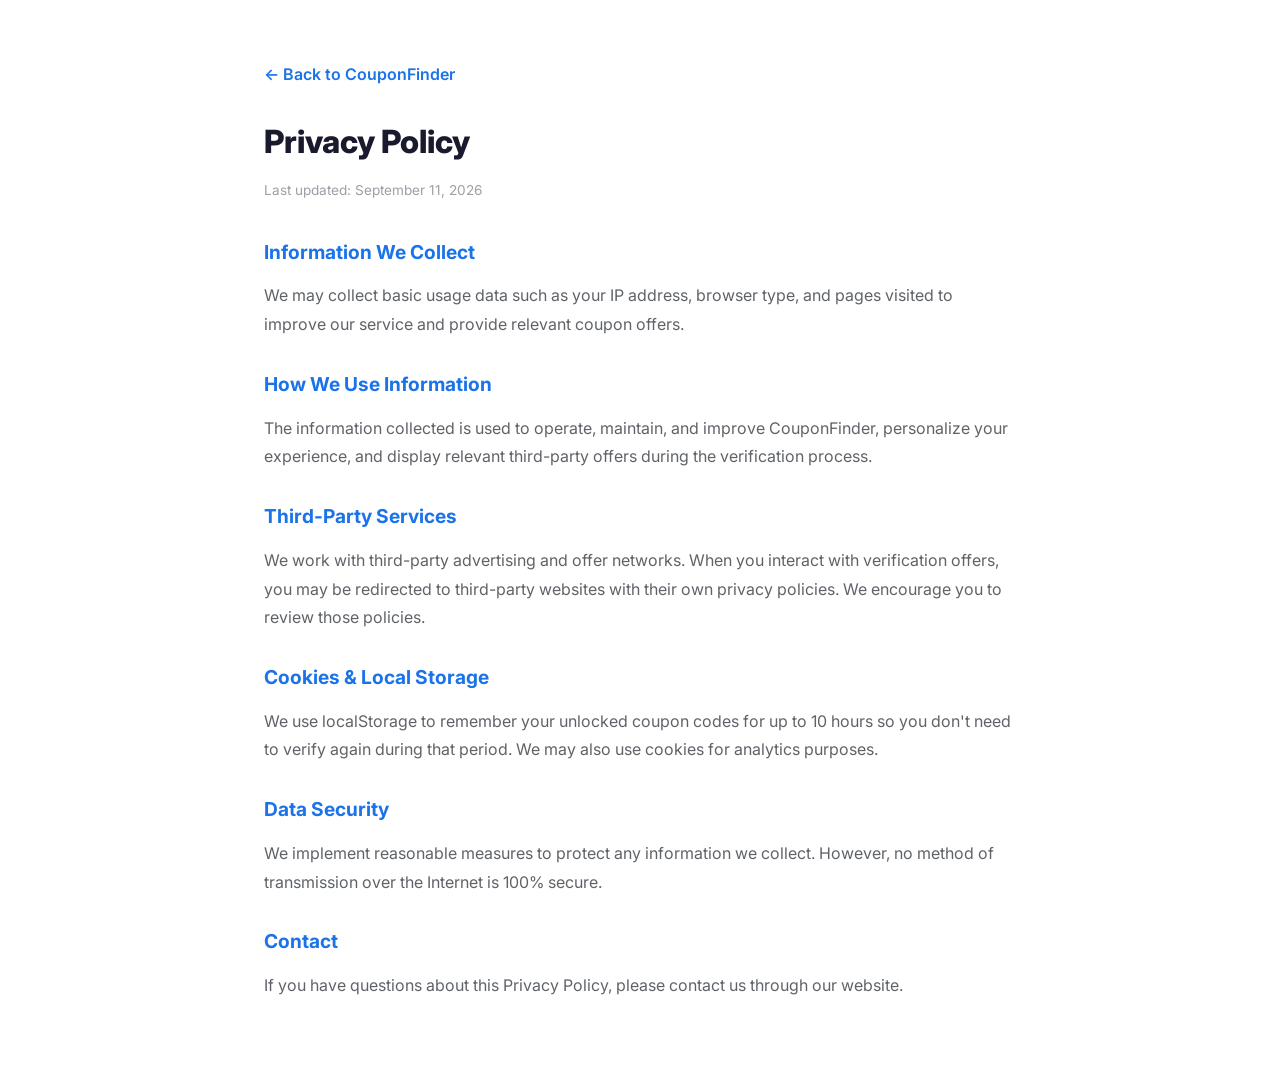
<file: privacy.html>
<!DOCTYPE html>
<html lang="en">
<head>
    <meta charset="UTF-8">
    <meta name="viewport" content="width=device-width, initial-scale=1.0">
    <title>Privacy Policy - CouponFinder</title>
    <meta name="description" content="CouponFinder privacy policy.">
    <meta name="robots" content="noindex">
    <link rel="icon" type="image/png" href="logo.png">
    <link rel="preconnect" href="https://fonts.googleapis.com">
    <link rel="preconnect" href="https://fonts.gstatic.com" crossorigin>
    <link href="https://fonts.googleapis.com/css2?family=Inter:wght@400;600;700&display=swap" rel="stylesheet">
    <style>
        * { margin: 0; padding: 0; box-sizing: border-box; }
        body { font-family: 'Inter', sans-serif; background: #fff; color: #1a1a2e; line-height: 1.8; padding: 60px 24px; max-width: 800px; margin: 0 auto; }
        h1 { font-size: 2rem; font-weight: 800; margin-bottom: 8px; }
        .date { color: #9aa0a6; font-size: 0.85rem; margin-bottom: 32px; }
        h2 { font-size: 1.2rem; font-weight: 700; margin: 28px 0 12px; color: #1a73e8; }
        p { margin-bottom: 16px; color: #5f6368; }
        a { color: #1a73e8; }
        .back { display: inline-block; margin-bottom: 24px; color: #1a73e8; text-decoration: none; font-weight: 600; }
        .back:hover { text-decoration: underline; }
    </style>
</head>
<body>
    <a href="/" class="back">← Back to CouponFinder</a>
    <h1>Privacy Policy</h1>
    <p class="date">Last updated: September 11, 2026</p>

    <h2>Information We Collect</h2>
    <p>We may collect basic usage data such as your IP address, browser type, and pages visited to improve our service and provide relevant coupon offers.</p>

    <h2>How We Use Information</h2>
    <p>The information collected is used to operate, maintain, and improve CouponFinder, personalize your experience, and display relevant third-party offers during the verification process.</p>

    <h2>Third-Party Services</h2>
    <p>We work with third-party advertising and offer networks. When you interact with verification offers, you may be redirected to third-party websites with their own privacy policies. We encourage you to review those policies.</p>

    <h2>Cookies & Local Storage</h2>
    <p>We use localStorage to remember your unlocked coupon codes for up to 10 hours so you don't need to verify again during that period. We may also use cookies for analytics purposes.</p>

    <h2>Data Security</h2>
    <p>We implement reasonable measures to protect any information we collect. However, no method of transmission over the Internet is 100% secure.</p>

    <h2>Contact</h2>
    <p>If you have questions about this Privacy Policy, please contact us through our website.</p>
</body>
</html>
</file>
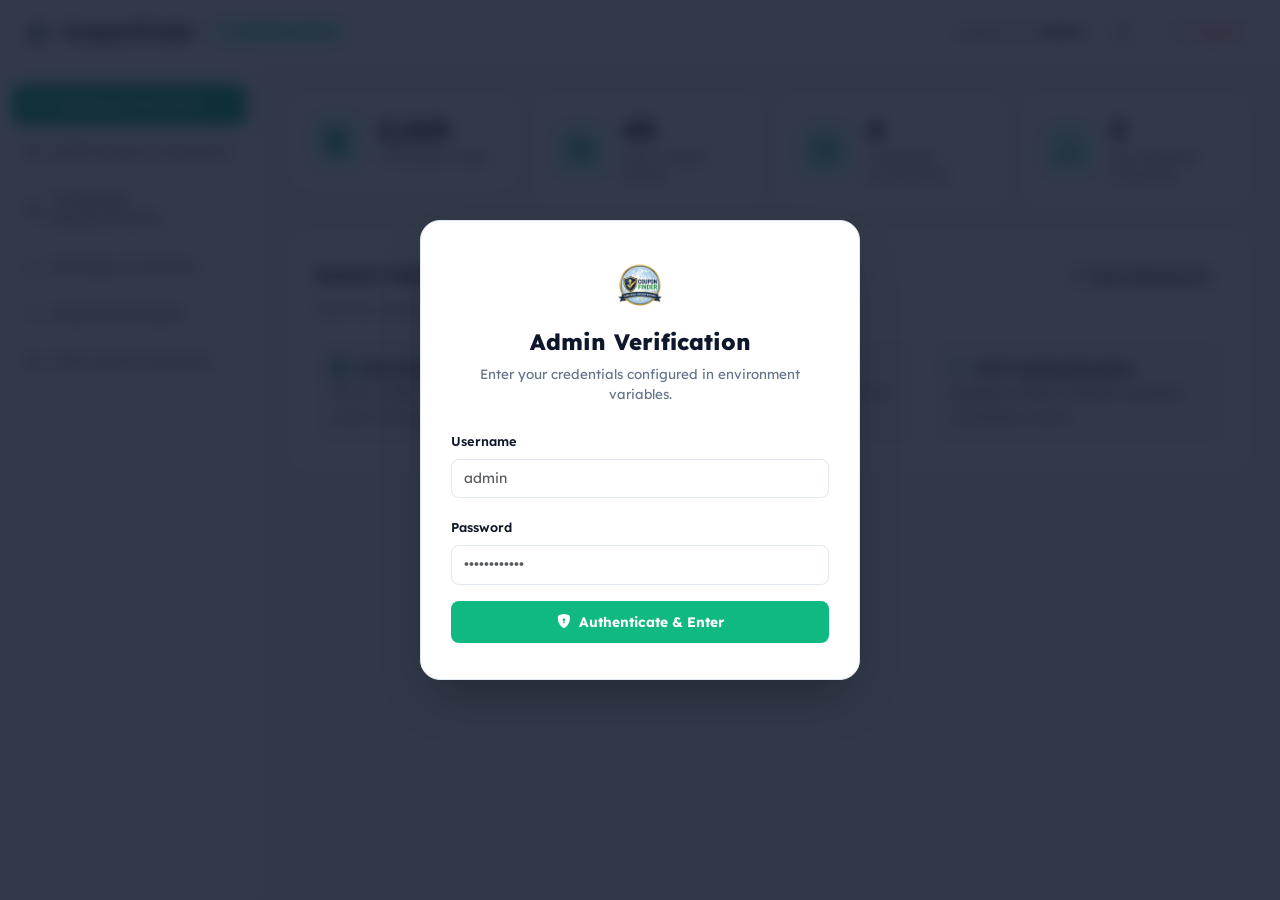
<file: secretadmin2026here.html>
<!DOCTYPE html>
<html lang="en" data-theme="light">
<head>
    <meta charset="UTF-8">
    <meta name="viewport" content="width=device-width, initial-scale=1.0">
    <title>Admin Dashboard - CouponFinder</title>
    <meta name="robots" content="noindex, nofollow">
    <link rel="icon" type="image/png" href="logo.png">

    <!-- Fonts & CSS -->
    <link rel="preconnect" href="https://fonts.googleapis.com">
    <link rel="preconnect" href="https://fonts.gstatic.com" crossorigin>
    <link href="https://fonts.googleapis.com/css2?family=Lexend:wght@300;400;500;600;700;800&display=swap" rel="stylesheet">
    <link href="https://cdn.jsdelivr.net/npm/bootstrap@5.3.2/dist/css/bootstrap.min.css" rel="stylesheet">
    <link href="https://cdn.jsdelivr.net/npm/bootstrap-icons@1.11.3/font/bootstrap-icons.min.css" rel="stylesheet">

    <style>
        :root {
            --accent: #10b981;
            --accent-hover: #059669;
            --accent-light: #d1fae5;
            --bg: #f8fafc;
            --surface: #ffffff;
            --border: #e2e8f0;
            --text-main: #0f172a;
            --text-muted: #64748b;
            --sidebar-width: 260px;
        }

        [data-theme="dark"] {
            --bg: #0b1120;
            --surface: #1e293b;
            --border: #334155;
            --text-main: #f8fafc;
            --text-muted: #94a3b8;
            --accent-light: rgba(16, 185, 129, 0.15);
        }

        body {
            font-family: 'Lexend', -apple-system, BlinkMacSystemFont, sans-serif;
            background: var(--bg);
            color: var(--text-main);
            margin: 0;
            padding: 0;
            min-height: 100vh;
        }

        /* Top Bar */
        .admin-topbar {
            height: 64px;
            background: var(--surface);
            border-bottom: 1px solid var(--border);
            display: flex;
            align-items: center;
            justify-content: space-between;
            padding: 0 24px;
            position: sticky;
            top: 0;
            z-index: 100;
        }

        .admin-brand {
            display: flex;
            align-items: center;
            gap: 10px;
            font-weight: 800;
            font-size: 1.15rem;
            color: var(--text-main);
            text-decoration: none;
        }

        .admin-badge {
            background: var(--accent-light);
            color: var(--accent);
            padding: 3px 8px;
            border-radius: 6px;
            font-size: 0.72rem;
            font-weight: 700;
            letter-spacing: 0.5px;
        }

        /* Layout */
        .admin-wrapper {
            display: flex;
            min-height: calc(100vh - 64px);
        }

        .admin-sidebar {
            width: var(--sidebar-width);
            background: var(--surface);
            border-right: 1px solid var(--border);
            padding: 20px 12px;
            display: flex;
            flex-direction: column;
            gap: 6px;
            flex-shrink: 0;
        }

        .admin-nav-item {
            display: flex;
            align-items: center;
            gap: 12px;
            padding: 10px 14px;
            border-radius: 10px;
            color: var(--text-muted);
            text-decoration: none;
            font-size: 0.88rem;
            font-weight: 600;
            cursor: pointer;
            border: none;
            background: transparent;
            width: 100%;
            text-align: left;
            transition: all 0.2s ease;
        }

        .admin-nav-item:hover {
            background: var(--accent-light);
            color: var(--accent);
        }

        .admin-nav-item.active {
            background: var(--accent);
            color: white;
        }

        .admin-nav-item.active i {
            color: white;
        }

        .admin-content {
            flex: 1;
            padding: 30px;
            max-width: 1300px;
        }

        /* Cards & Metrics */
        .metric-card {
            background: var(--surface);
            border: 1px solid var(--border);
            border-radius: 14px;
            padding: 20px;
            display: flex;
            align-items: center;
            gap: 16px;
        }

        .metric-icon {
            width: 52px;
            height: 52px;
            border-radius: 12px;
            background: var(--accent-light);
            color: var(--accent);
            display: flex;
            align-items: center;
            justify-content: center;
            font-size: 1.5rem;
            flex-shrink: 0;
        }

        .metric-val {
            font-size: 1.6rem;
            font-weight: 800;
            line-height: 1.1;
        }

        .metric-lbl {
            font-size: 0.8rem;
            color: var(--text-muted);
            margin-top: 4px;
            font-weight: 500;
        }

        .admin-panel-card {
            background: var(--surface);
            border: 1px solid var(--border);
            border-radius: 16px;
            padding: 24px;
            margin-bottom: 24px;
        }

        .admin-card-title {
            font-size: 1.15rem;
            font-weight: 700;
            margin-bottom: 6px;
            display: flex;
            align-items: center;
            justify-content: space-between;
        }

        .admin-card-subtitle {
            font-size: 0.82rem;
            color: var(--text-muted);
            margin-bottom: 20px;
        }

        /* Buttons & Forms */
        .btn-theme-action {
            background: var(--accent);
            color: white;
            border: none;
            padding: 9px 18px;
            border-radius: 8px;
            font-weight: 700;
            font-size: 0.86rem;
            display: inline-flex;
            align-items: center;
            gap: 8px;
            cursor: pointer;
            transition: all 0.2s ease;
        }

        .btn-theme-action:hover {
            background: var(--accent-hover);
            color: white;
        }

        .btn-theme-outline {
            background: transparent;
            color: var(--text-main);
            border: 1px solid var(--border);
            padding: 8px 14px;
            border-radius: 8px;
            font-weight: 600;
            font-size: 0.84rem;
            display: inline-flex;
            align-items: center;
            gap: 6px;
            cursor: pointer;
            transition: all 0.2s ease;
        }

        .btn-theme-outline:hover {
            border-color: var(--accent);
            color: var(--accent);
        }

        .form-control, .form-select {
            background: var(--surface);
            border: 1px solid var(--border);
            color: var(--text-main);
            border-radius: 8px;
            padding: 8px 12px;
            font-size: 0.88rem;
        }

        .form-control:focus, .form-select:focus {
            border-color: var(--accent);
            box-shadow: 0 0 0 3px var(--accent-light);
            background: var(--surface);
            color: var(--text-main);
        }

        /* Modals & Login Overlay */
        .login-overlay {
            position: fixed;
            inset: 0;
            background: rgba(15, 23, 42, 0.85);
            backdrop-filter: blur(8px);
            z-index: 9999;
            display: flex;
            align-items: center;
            justify-content: center;
            padding: 20px;
        }

        .login-modal-box {
            background: var(--surface);
            border: 1px solid var(--border);
            border-radius: 20px;
            width: 100%;
            max-width: 440px;
            padding: 36px 30px;
            box-shadow: 0 25px 50px -12px rgba(0,0,0,0.3);
            text-align: center;
        }

        .login-logo {
            width: 56px;
            height: 56px;
            border-radius: 14px;
            margin-bottom: 16px;
        }

        .toast-notification {
            position: fixed;
            bottom: 24px;
            right: 24px;
            background: #10b981;
            color: white;
            padding: 12px 20px;
            border-radius: 10px;
            font-weight: 600;
            font-size: 0.88rem;
            box-shadow: 0 10px 25px rgba(0,0,0,0.15);
            display: none;
            z-index: 10000;
        }
    </style>
</head>
<body>

    <!-- Toast -->
    <div class="toast-notification" id="toastNotice">
        <i class="bi bi-check-circle-fill me-1"></i> <span id="toastMsg">Action completed successfully.</span>
    </div>

    <!-- Login Authentication Overlay -->
    <div class="login-overlay" id="loginOverlay">
        <div class="login-modal-box">
            <img src="/logo.png" alt="CouponFinder" class="login-logo" onerror="this.style.display='none'">
            <h3 style="font-weight: 800; font-size: 1.4rem;">Admin Verification</h3>
            <p style="font-size: 0.84rem; color: var(--text-muted); margin-bottom: 24px;">Enter your credentials configured in environment variables.</p>
            <form id="adminLoginForm" onsubmit="handleLogin(event)">
                <div class="mb-3 text-start">
                    <label class="form-label" style="font-size: 0.8rem; font-weight: 600;">Username</label>
                    <input type="text" id="adminUserInput" class="form-control" placeholder="admin" required autocomplete="username">
                </div>
                <div class="mb-3 text-start">
                    <label class="form-label" style="font-size: 0.8rem; font-weight: 600;">Password</label>
                    <input type="password" id="adminPassInput" class="form-control" placeholder="••••••••••••" required autocomplete="current-password">
                </div>
                <div id="loginErrorMsg" style="color: #ef4444; font-size: 0.8rem; font-weight: 600; margin-bottom: 12px; display: none;"></div>
                <button type="submit" class="btn-theme-action w-100 justify-content-center" id="loginSubmitBtn" style="padding: 11px;">
                    <i class="bi bi-shield-lock-fill"></i> Authenticate & Enter
                </button>
            </form>
        </div>
    </div>

    <!-- Topbar -->
    <header class="admin-topbar">
        <div class="d-flex align-items-center gap-3">
            <a href="/" class="admin-brand">
                <img src="/logo.png" alt="Logo" style="height: 28px; border-radius: 6px;" onerror="this.style.display='none'">
                <span>CouponFinder</span>
            </a>
            <span class="admin-badge"><i class="bi bi-shield-check"></i> SECURE ADMIN</span>
        </div>
        <div class="d-flex align-items-center gap-3">
            <span style="font-size: 0.82rem; color: var(--text-muted);">
                Logged in as <strong id="currentAdminName" style="color: var(--text-main);">admin</strong>
            </span>
            <button class="btn-theme-outline" onclick="toggleTheme()" title="Toggle Dark/Light">
                <i class="bi bi-moon-stars" id="themeIcon"></i>
            </button>
            <button class="btn-theme-outline" onclick="handleLogout()" style="color: #ef4444;">
                <i class="bi bi-box-arrow-right"></i> Logout
            </button>
        </div>
    </header>

    <!-- Wrapper -->
    <div class="admin-wrapper">
        <!-- Sidebar Navigation -->
        <aside class="admin-sidebar">
            <button class="admin-nav-item active" onclick="switchTab('overview', this)">
                <i class="bi bi-speedometer2"></i> Dashboard Overview
            </button>
            <button class="admin-nav-item" onclick="switchTab('pseo', this)">
                <i class="bi bi-layers-fill"></i> pSEO Engine & Generator
            </button>
            <button class="admin-nav-item" onclick="switchTab('translations', this)">
                <i class="bi bi-translate"></i> Languages (EN/ES/FR/PT)
            </button>
            <button class="admin-nav-item" onclick="switchTab('sitemaps', this)">
                <i class="bi bi-diagram-3-fill"></i> Sitemaps & Crawlers
            </button>
            <button class="admin-nav-item" onclick="switchTab('downloader', this)">
                <i class="bi bi-download"></i> Media Downloader
            </button>
            <button class="admin-nav-item" onclick="switchTab('locker', this)">
                <i class="bi bi-lock-fill"></i> CPA Locker & Security
            </button>
        </aside>

        <!-- Main Workspace -->
        <main class="admin-content">

            <!-- TAB 1: OVERVIEW -->
            <section id="tab-overview">
                <div class="row g-3 mb-4">
                    <div class="col-md-3">
                        <div class="metric-card">
                            <div class="metric-icon"><i class="bi bi-file-earmark-code-fill"></i></div>
                            <div>
                                <div class="metric-val" id="metricTotalPages">2,160</div>
                                <div class="metric-lbl">Total pSEO Pages</div>
                            </div>
                        </div>
                    </div>
                    <div class="col-md-3">
                        <div class="metric-card">
                            <div class="metric-icon"><i class="bi bi-tags-fill"></i></div>
                            <div>
                                <div class="metric-val" id="metricTotalBrands">45</div>
                                <div class="metric-lbl">Active Global Brands</div>
                            </div>
                        </div>
                    </div>
                    <div class="col-md-3">
                        <div class="metric-card">
                            <div class="metric-icon"><i class="bi bi-globe2"></i></div>
                            <div>
                                <div class="metric-val" id="metricTotalLanguages">4</div>
                                <div class="metric-lbl">Languages (en/es/fr/pt)</div>
                            </div>
                        </div>
                    </div>
                    <div class="col-md-3">
                        <div class="metric-card">
                            <div class="metric-icon"><i class="bi bi-diagram-3-fill"></i></div>
                            <div>
                                <div class="metric-val" id="metricTotalSitemaps">5</div>
                                <div class="metric-lbl">Sub-Sitemaps Generated</div>
                            </div>
                        </div>
                    </div>
                </div>

                <div class="admin-panel-card">
                    <div class="admin-card-title">
                        <span>System Health & Quick Links</span>
                        <a href="/sitemap.xml" target="_blank" class="btn-theme-outline"><i class="bi bi-box-arrow-up-right"></i> View sitemap.xml</a>
                    </div>
                    <div class="admin-card-subtitle">Real-time status of routing, security and crawlable indexes</div>
                    <div class="row g-3">
                        <div class="col-md-4">
                            <div class="p-3 border rounded-3 bg-light">
                                <div class="fw-bold"><i class="bi bi-check-circle-fill text-success me-1"></i> CPA Content Locker</div>
                                <small class="text-muted">Strict 1-offer mandatory anti-bypass active with OGAds postback routing.</small>
                            </div>
                        </div>
                        <div class="col-md-4">
                            <div class="p-3 border rounded-3 bg-light">
                                <div class="fw-bold"><i class="bi bi-check-circle-fill text-success me-1"></i> Crawler Sub-Sitemaps</div>
                                <small class="text-muted">500 URLs per sub-sitemap chunk for fast Googlebot discovery.</small>
                            </div>
                        </div>
                        <div class="col-md-4">
                            <div class="p-3 border rounded-3 bg-light">
                                <div class="fw-bold"><i class="bi bi-shield-check text-success me-1"></i> JWT Authentication</div>
                                <small class="text-muted">Stateless HMAC-SHA256 signature verification active.</small>
                            </div>
                        </div>
                    </div>
                </div>
            </section>

            <!-- TAB 2: PSEO ENGINE -->
            <section id="tab-pseo" style="display:none;">
                <div class="admin-panel-card">
                    <div class="admin-card-title">
                        <span>Bulk Page Multiplier Engine</span>
                        <button class="btn-theme-action" onclick="runBulkGenerate()"><i class="bi bi-lightning-charge-fill"></i> Scale to Thousands of Pages</button>
                    </div>
                    <div class="admin-card-subtitle">Automatically multiplies Brands &times; Search Intents &times; Languages into high-converting programmatic pages.</div>

                    <div class="row g-3 align-items-end mb-4">
                        <div class="col-md-4">
                            <label class="form-label fw-bold" style="font-size:0.82rem;">Add New Brand</label>
                            <input type="text" id="newBrandName" class="form-control" placeholder="Brand Name (e.g. Netflix)">
                        </div>
                        <div class="col-md-3">
                            <label class="form-label fw-bold" style="font-size:0.82rem;">Brand Slug</label>
                            <input type="text" id="newBrandSlug" class="form-control" placeholder="slug (e.g. netflix)">
                        </div>
                        <div class="col-md-3">
                            <label class="form-label fw-bold" style="font-size:0.82rem;">Best Discount</label>
                            <input type="text" id="newBrandDiscount" class="form-control" placeholder="e.g. 50% OFF">
                        </div>
                        <div class="col-md-2">
                            <button class="btn-theme-action w-100" onclick="addNewBrand()"><i class="bi bi-plus-lg"></i> Add Brand</button>
                        </div>
                    </div>

                    <div class="table-responsive">
                        <table class="table table-hover align-middle" style="font-size: 0.85rem;">
                            <thead class="table-light">
                                <tr>
                                    <th>Brand</th>
                                    <th>Slug</th>
                                    <th>Category</th>
                                    <th>Top Discount</th>
                                    <th>Avg Savings</th>
                                    <th>Live Preview</th>
                                </tr>
                            </thead>
                            <tbody id="pseoBrandsTableBody"></tbody>
                        </table>
                    </div>
                </div>
            </section>

            <!-- TAB 3: TRANSLATIONS -->
            <section id="tab-translations" style="display:none;">
                <div class="admin-panel-card">
                    <div class="admin-card-title">
                        <span>Language & Dictionary Manager</span>
                        <button class="btn-theme-action" onclick="saveTranslations()"><i class="bi bi-floppy-fill"></i> Save All Translations</button>
                    </div>
                    <div class="admin-card-subtitle">Edit text strings across English, Spanish, French, and Portuguese in real-time.</div>

                    <ul class="nav nav-pills mb-3" id="langTabs">
                        <li class="nav-item"><button class="nav-link active" onclick="switchLangTab('en', this)">🇺🇸 English (EN)</button></li>
                        <li class="nav-item"><button class="nav-link" onclick="switchLangTab('es', this)">🇪🇸 Spanish (ES)</button></li>
                        <li class="nav-item"><button class="nav-link" onclick="switchLangTab('fr', this)">🇫🇷 French (FR)</button></li>
                        <li class="nav-item"><button class="nav-link" onclick="switchLangTab('pt', this)">🇵🇹 Portuguese (PT)</button></li>
                    </ul>

                    <div class="mb-3">
                        <input type="text" id="transSearchInput" class="form-control" placeholder="Search translation keys..." oninput="filterTranslations()">
                    </div>

                    <div class="table-responsive" style="max-height: 520px; overflow-y: auto;">
                        <table class="table table-bordered align-middle" style="font-size: 0.84rem;">
                            <thead class="table-light sticky-top">
                                <tr>
                                    <th style="width: 35%;">Key Identifier</th>
                                    <th>Translated Text</th>
                                </tr>
                            </thead>
                            <tbody id="translationsTableBody"></tbody>
                        </table>
                    </div>
                </div>
            </section>

            <!-- TAB 4: SITEMAPS -->
            <section id="tab-sitemaps" style="display:none;">
                <div class="admin-panel-card">
                    <div class="admin-card-title">
                        <span>Sitemap Index & Sub-Sitemaps</span>
                        <button class="btn-theme-outline" onclick="loadSitemaps()"><i class="bi bi-arrow-clockwise"></i> Refresh</button>
                    </div>
                    <div class="admin-card-subtitle">Each sub-sitemap splits URLs into 500-page chunks for rapid crawler indexing.</div>

                    <div class="mb-3 p-3 border rounded-3 bg-light d-flex align-items-center justify-content-between">
                        <div>
                            <div class="fw-bold">Master Sitemap Index</div>
                            <span class="text-muted" id="masterSitemapUrl">https://findercoupon.vercel.app/sitemap.xml</span>
                        </div>
                        <a href="/sitemap.xml" target="_blank" class="btn-theme-action"><i class="bi bi-box-arrow-up-right"></i> Open Index</a>
                    </div>

                    <div class="table-responsive">
                        <table class="table table-hover align-middle" style="font-size: 0.85rem;">
                            <thead class="table-light">
                                <tr>
                                    <th>File Name</th>
                                    <th>Sub-Sitemap URL</th>
                                    <th>Chunk Number</th>
                                    <th>Estimated URLs</th>
                                    <th>Direct Action</th>
                                </tr>
                            </thead>
                            <tbody id="sitemapsTableBody"></tbody>
                        </table>
                    </div>
                </div>
            </section>

            <!-- TAB 5: MEDIA DOWNLOADER -->
            <section id="tab-downloader" style="display:none;">
                <div class="admin-panel-card">
                    <div class="admin-card-title">
                        <span>Media Downloader (Video & Audio)</span>
                        <span class="admin-badge"><i class="bi bi-play-circle-fill"></i> READY</span>
                    </div>
                    <div class="admin-card-subtitle">Manage and test high-speed audio and video media exports for coupon deals.</div>

                    <div class="row g-4">
                        <div class="col-md-6">
                            <div class="p-4 border rounded-3 bg-light">
                                <h5 class="fw-bold mb-2"><i class="bi bi-file-earmark-music-fill text-primary"></i> Audio Downloader</h5>
                                <p class="text-muted" style="font-size: 0.84rem;">Serves high-quality audio coupons/podcasts with proper <code>audio/mpeg</code> MIME streaming.</p>
                                <div class="mb-3">
                                    <label class="form-label fw-bold" style="font-size:0.8rem;">Test Audio URL or ID</label>
                                    <input type="text" id="testAudioUrl" class="form-control" value="coupon_audio_deal_101.mp3">
                                </div>
                                <button class="btn-theme-action" onclick="testDownload('audio')"><i class="bi bi-cloud-arrow-down-fill"></i> Trigger Audio Download</button>
                            </div>
                        </div>

                        <div class="col-md-6">
                            <div class="p-4 border rounded-3 bg-light">
                                <h5 class="fw-bold mb-2"><i class="bi bi-film text-danger"></i> Video Downloader</h5>
                                <p class="text-muted" style="font-size: 0.84rem;">Serves video instructions & reviews with optimized <code>video/mp4</code> headers.</p>
                                <div class="mb-3">
                                    <label class="form-label fw-bold" style="font-size:0.8rem;">Test Video URL or ID</label>
                                    <input type="text" id="testVideoUrl" class="form-control" value="coupon_video_guide_2026.mp4">
                                </div>
                                <button class="btn-theme-action" onclick="testDownload('video')"><i class="bi bi-cloud-arrow-down-fill"></i> Trigger Video Download</button>
                            </div>
                        </div>
                    </div>
                </div>
            </section>

            <!-- TAB 6: CPA LOCKER -->
            <section id="tab-locker" style="display:none;">
                <div class="admin-panel-card">
                    <div class="admin-card-title">
                        <span>OGAds CPA Content Locker Status</span>
                        <button class="btn-theme-outline" onclick="testDevUnlock()"><i class="bi bi-unlock-fill"></i> Test Verification Ping</button>
                    </div>
                    <div class="admin-card-subtitle">Ensures strict 1-offer mandatory unlock and postback routing parameters.</div>

                    <div class="row g-3 mb-4">
                        <div class="col-md-6">
                            <label class="form-label fw-bold" style="font-size: 0.82rem;">Global Postback URL (Set in OGAds Dashboard)</label>
                            <div class="input-group">
                                <input type="text" id="postbackUrlBox" class="form-control" readonly value="https://findercoupon.vercel.app/api/postback?ip={ip}&offerid={offer_id}&payout={payout}&site={aff_sub4}">
                                <button class="btn btn-outline-secondary" onclick="copyPostback()"><i class="bi bi-clipboard"></i> Copy</button>
                            </div>
                            <small class="text-muted">Directs OGAds conversions to record completions for visitor IP & session.</small>
                        </div>
                        <div class="col-md-6">
                            <label class="form-label fw-bold" style="font-size: 0.82rem;">Anti-Bypass Guard</label>
                            <div class="p-2 border rounded-2 bg-light">
                                <span class="badge bg-success me-1">ACTIVE</span>
                                <small>Offers: 2 displayed &bull; Required Completions: EXACTLY 1 &bull; 10-Hour Bypass: Enabled</small>
                            </div>
                        </div>
                    </div>
                </div>
            </section>

        </main>
    </div>

    <!-- Client-Side Dashboard Script -->
    <script>
        let currentAuthToken = localStorage.getItem('cf_admin_jwt') || '';
        let pseoData = { brands: [], intentModifiers: [], settings: {} };
        let translationsData = {};
        let activeLangTab = 'en';

        document.addEventListener('DOMContentLoaded', () => {
            if (currentAuthToken) {
                verifyTokenAndLoad();
            } else {
                showLoginModal();
            }
        });

        function showToast(msg) {
            const toast = document.getElementById('toastNotice');
            document.getElementById('toastMsg').textContent = msg;
            toast.style.display = 'block';
            setTimeout(() => { toast.style.display = 'none'; }, 3000);
        }

        async function verifyTokenAndLoad() {
            try {
                const res = await fetch('/api/admin?action=verify', {
                    headers: { 'Authorization': `Bearer ${currentAuthToken}` }
                });
                if (res.ok) {
                    document.getElementById('loginOverlay').style.display = 'none';
                    loadDashboardStats();
                    loadPseoData();
                    loadTranslationsData();
                    loadSitemaps();
                } else {
                    showLoginModal();
                }
            } catch (e) {
                showLoginModal();
            }
        }

        function showLoginModal() {
            document.getElementById('loginOverlay').style.display = 'flex';
        }

        async function handleLogin(e) {
            e.preventDefault();
            const btn = document.getElementById('loginSubmitBtn');
            const err = document.getElementById('loginErrorMsg');
            err.style.display = 'none';
            btn.innerHTML = '<span class="spinner-border spinner-border-sm me-1"></span> Verifying...';

            const username = document.getElementById('adminUserInput').value.trim();
            const password = document.getElementById('adminPassInput').value.trim();

            try {
                const res = await fetch('/api/admin?action=login', {
                    method: 'POST',
                    headers: { 'Content-Type': 'application/json' },
                    body: JSON.stringify({ username, password })
                });

                const data = await res.json();
                if (res.ok && data.token) {
                    currentAuthToken = data.token;
                    localStorage.setItem('cf_admin_jwt', data.token);
                    document.getElementById('currentAdminName').textContent = data.user || 'admin';
                    document.getElementById('loginOverlay').style.display = 'none';
                    showToast('Successfully logged in.');
                    loadDashboardStats();
                    loadPseoData();
                    loadTranslationsData();
                    loadSitemaps();
                } else {
                    err.textContent = data.error || 'Authentication failed.';
                    err.style.display = 'block';
                }
            } catch (err) {
                err.textContent = 'Server connection error.';
                err.style.display = 'block';
            } finally {
                btn.innerHTML = '<i class="bi bi-shield-lock-fill"></i> Authenticate & Enter';
            }
        }

        function handleLogout() {
            localStorage.removeItem('cf_admin_jwt');
            currentAuthToken = '';
            showLoginModal();
        }

        function switchTab(tabId, el) {
            document.querySelectorAll('.admin-sidebar .admin-nav-item').forEach(b => b.classList.remove('active'));
            el.classList.add('active');
            document.querySelectorAll('main > section').forEach(sec => sec.style.display = 'none');
            const target = document.getElementById(`tab-${tabId}`);
            if (target) target.style.display = 'block';
        }

        async function loadDashboardStats() {
            try {
                const res = await fetch('/api/admin?action=stats', {
                    headers: { 'Authorization': `Bearer ${currentAuthToken}` }
                });
                if (res.ok) {
                    const data = await res.json();
                    const s = data.stats;
                    document.getElementById('metricTotalPages').textContent = s.totalPseoPages.toLocaleString();
                    document.getElementById('metricTotalBrands').textContent = s.totalBrands;
                    document.getElementById('metricTotalLanguages').textContent = s.totalLanguages;
                    document.getElementById('metricTotalSitemaps').textContent = s.totalSitemaps;
                }
            } catch (e) {}
        }

        async function loadPseoData() {
            try {
                const res = await fetch('/api/admin?action=get_pseo', {
                    headers: { 'Authorization': `Bearer ${currentAuthToken}` }
                });
                if (res.ok) {
                    const data = await res.json();
                    pseoData = data.config;
                    renderBrandsTable();
                }
            } catch (e) {}
        }

        function renderBrandsTable() {
            const tbody = document.getElementById('pseoBrandsTableBody');
            tbody.innerHTML = '';
            (pseoData.brands || []).forEach(b => {
                const tr = document.createElement('tr');
                tr.innerHTML = `
                    <td><strong>${b.name}</strong></td>
                    <td><code>${b.slug}</code></td>
                    <td><span class="badge bg-secondary">${b.category || 'general'}</span></td>
                    <td><span class="badge bg-success">${b.bestDiscount}</span></td>
                    <td>${b.avgSavings}</td>
                    <td>
                        <a href="/coupons/${b.slug}-promo-codes" target="_blank" class="btn btn-sm btn-outline-primary">
                            <i class="bi bi-box-arrow-up-right"></i> Test Page
                        </a>
                    </td>
                `;
                tbody.appendChild(tr);
            });
        }

        async function addNewBrand() {
            const name = document.getElementById('newBrandName').value.trim();
            const slug = document.getElementById('newBrandSlug').value.trim().toLowerCase();
            const bestDiscount = document.getElementById('newBrandDiscount').value.trim() || '20% OFF';

            if (!name || !slug) {
                alert('Please enter brand name and slug.');
                return;
            }

            const newBrand = {
                slug,
                name,
                category: "shopping",
                bestDiscount,
                logo: `https://logo.clearbit.com/${slug}.com`,
                domain: `${slug}.com`,
                avgSavings: "$20"
            };

            pseoData.brands.push(newBrand);
            renderBrandsTable();

            await fetch('/api/admin?action=save_pseo', {
                method: 'POST',
                headers: {
                    'Content-Type': 'application/json',
                    'Authorization': `Bearer ${currentAuthToken}`
                },
                body: JSON.stringify({ config: pseoData })
            });

            showToast(`Brand ${name} added.`);
            loadDashboardStats();
            loadSitemaps();
        }

        async function runBulkGenerate() {
            const res = await fetch('/api/admin?action=bulk_generate', {
                method: 'POST',
                headers: {
                    'Content-Type': 'application/json',
                    'Authorization': `Bearer ${currentAuthToken}`
                },
                body: JSON.stringify({ brands: [], intents: [] })
            });
            if (res.ok) {
                const data = await res.json();
                showToast(data.message);
                loadDashboardStats();
                loadSitemaps();
            }
        }

        async function loadTranslationsData() {
            try {
                const res = await fetch('/api/admin?action=get_translations', {
                    headers: { 'Authorization': `Bearer ${currentAuthToken}` }
                });
                if (res.ok) {
                    const data = await res.json();
                    translationsData = data.translations;
                    renderTranslationsTable();
                }
            } catch (e) {}
        }

        function switchLangTab(lang, el) {
            document.querySelectorAll('#langTabs .nav-link').forEach(b => b.classList.remove('active'));
            el.classList.add('active');
            activeLangTab = lang;
            renderTranslationsTable();
        }

        function renderTranslationsTable(filter = '') {
            const tbody = document.getElementById('translationsTableBody');
            tbody.innerHTML = '';
            const dict = translationsData[activeLangTab] || {};

            Object.entries(dict).forEach(([key, val]) => {
                if (filter && !key.toLowerCase().includes(filter.toLowerCase()) && !val.toLowerCase().includes(filter.toLowerCase())) {
                    return;
                }
                const tr = document.createElement('tr');
                tr.innerHTML = `
                    <td><code>${key}</code></td>
                    <td>
                        <input type="text" class="form-control form-control-sm" value="${val.replace(/"/g, '&quot;')}" onchange="updateTranslationKey('${key}', this.value)">
                    </td>
                `;
                tbody.appendChild(tr);
            });
        }

        function filterTranslations() {
            const query = document.getElementById('transSearchInput').value;
            renderTranslationsTable(query);
        }

        function updateTranslationKey(key, newVal) {
            if (!translationsData[activeLangTab]) translationsData[activeLangTab] = {};
            translationsData[activeLangTab][key] = newVal;
        }

        async function saveTranslations() {
            const res = await fetch('/api/admin?action=save_translations', {
                method: 'POST',
                headers: {
                    'Content-Type': 'application/json',
                    'Authorization': `Bearer ${currentAuthToken}`
                },
                body: JSON.stringify({ translations: translationsData })
            });
            if (res.ok) {
                showToast('Translations saved successfully.');
            }
        }

        async function loadSitemaps() {
            try {
                const res = await fetch('/api/admin?action=sitemaps_list', {
                    headers: { 'Authorization': `Bearer ${currentAuthToken}` }
                });
                if (res.ok) {
                    const data = await res.json();
                    document.getElementById('masterSitemapUrl').textContent = data.masterIndex;
                    const tbody = document.getElementById('sitemapsTableBody');
                    tbody.innerHTML = '';
                    (data.sitemaps || []).forEach(sm => {
                        const tr = document.createElement('tr');
                        tr.innerHTML = `
                            <td><strong>${sm.name}</strong></td>
                            <td><code>${sm.url}</code></td>
                            <td>Chunk #${sm.chunk}</td>
                            <td><span class="badge bg-primary">${sm.estimatedUrls} URLs</span></td>
                            <td>
                                <a href="${sm.url}" target="_blank" class="btn btn-sm btn-outline-secondary">
                                    <i class="bi bi-box-arrow-up-right"></i> View
                                </a>
                            </td>
                        `;
                        tbody.appendChild(tr);
                    });
                }
            } catch (e) {}
        }

        function testDownload(type) {
            const url = `/api/download?type=${type}&id=test_deal_2026`;
            window.open(url, '_blank');
            showToast(`Triggered ${type} media download test.`);
        }

        async function testDevUnlock() {
            try {
                const res = await fetch('/api/check?admin_unlock=couponfinder_dev_test');
                if (res.ok) {
                    showToast('CPA Locker verification test acknowledged successfully.');
                }
            } catch (e) {}
        }

        function copyPostback() {
            const box = document.getElementById('postbackUrlBox');
            navigator.clipboard.writeText(box.value);
            showToast('Postback URL copied to clipboard.');
        }

        function toggleTheme() {
            const doc = document.documentElement;
            const isDark = doc.getAttribute('data-theme') === 'dark';
            doc.setAttribute('data-theme', isDark ? 'light' : 'dark');
            document.getElementById('themeIcon').className = isDark ? 'bi bi-moon-stars' : 'bi bi-sun';
        }
    </script>
</body>
</html>
</file>
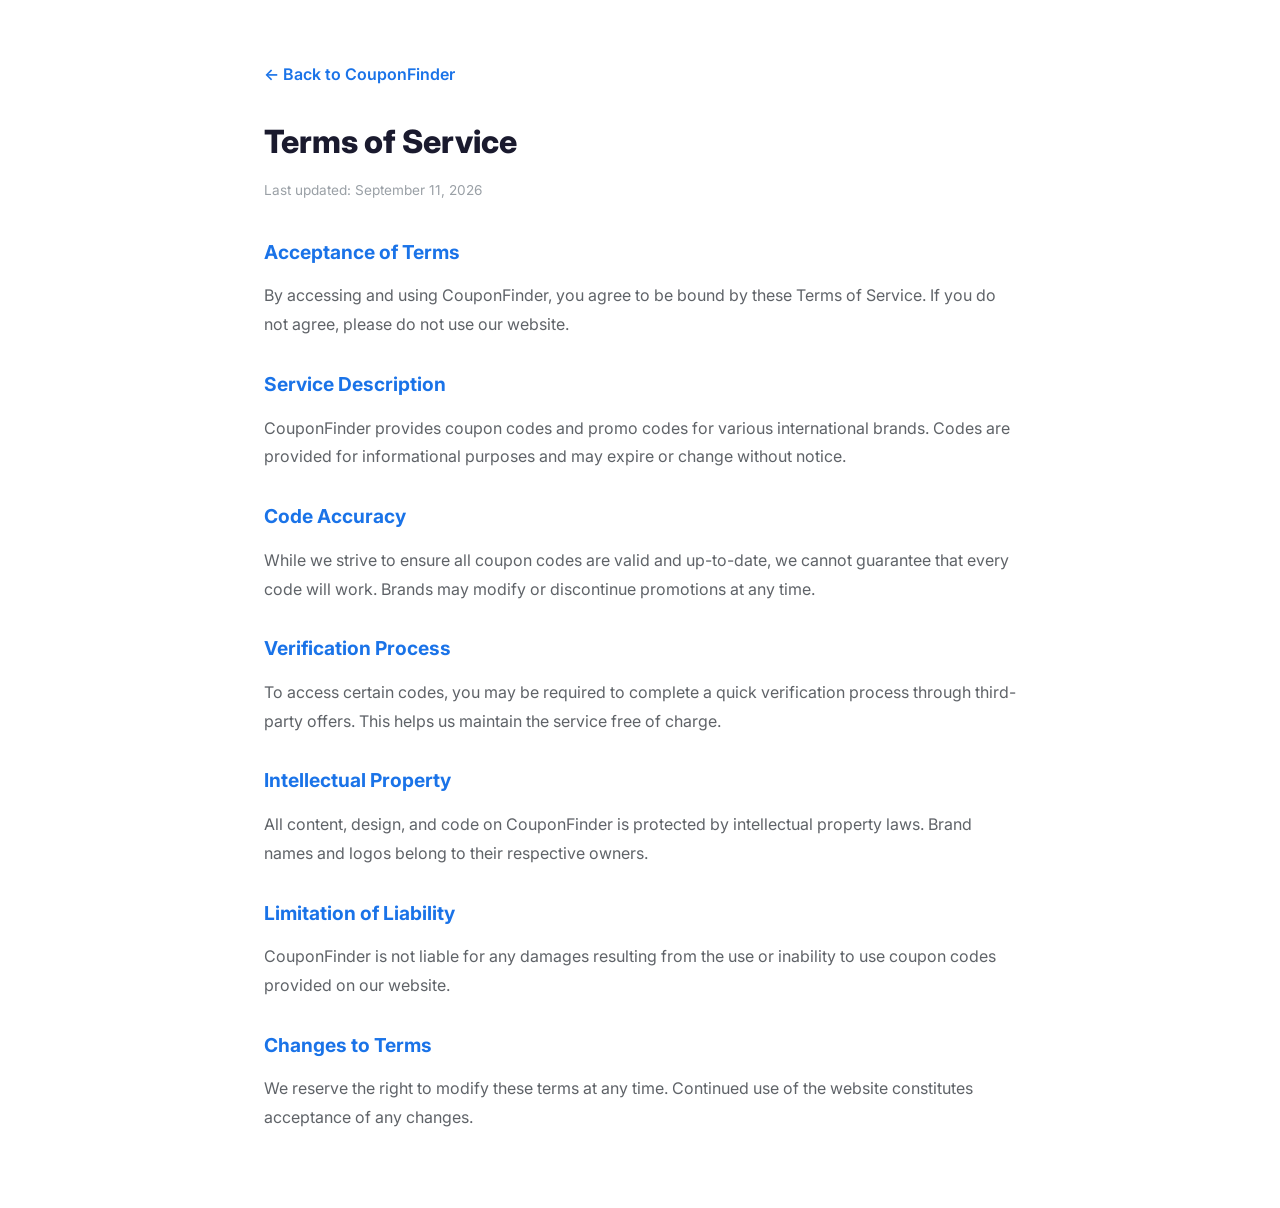
<file: terms.html>
<!DOCTYPE html>
<html lang="en">
<head>
    <meta charset="UTF-8">
    <meta name="viewport" content="width=device-width, initial-scale=1.0">
    <title>Terms of Service - CouponFinder</title>
    <meta name="description" content="CouponFinder terms of service.">
    <meta name="robots" content="noindex">
    <link rel="icon" type="image/png" href="logo.png">
    <link rel="preconnect" href="https://fonts.googleapis.com">
    <link rel="preconnect" href="https://fonts.gstatic.com" crossorigin>
    <link href="https://fonts.googleapis.com/css2?family=Inter:wght@400;600;700&display=swap" rel="stylesheet">
    <style>
        * { margin: 0; padding: 0; box-sizing: border-box; }
        body { font-family: 'Inter', sans-serif; background: #fff; color: #1a1a2e; line-height: 1.8; padding: 60px 24px; max-width: 800px; margin: 0 auto; }
        h1 { font-size: 2rem; font-weight: 800; margin-bottom: 8px; }
        .date { color: #9aa0a6; font-size: 0.85rem; margin-bottom: 32px; }
        h2 { font-size: 1.2rem; font-weight: 700; margin: 28px 0 12px; color: #1a73e8; }
        p { margin-bottom: 16px; color: #5f6368; }
        a { color: #1a73e8; }
        .back { display: inline-block; margin-bottom: 24px; color: #1a73e8; text-decoration: none; font-weight: 600; }
        .back:hover { text-decoration: underline; }
    </style>
</head>
<body>
    <a href="/" class="back">← Back to CouponFinder</a>
    <h1>Terms of Service</h1>
    <p class="date">Last updated: September 11, 2026</p>

    <h2>Acceptance of Terms</h2>
    <p>By accessing and using CouponFinder, you agree to be bound by these Terms of Service. If you do not agree, please do not use our website.</p>

    <h2>Service Description</h2>
    <p>CouponFinder provides coupon codes and promo codes for various international brands. Codes are provided for informational purposes and may expire or change without notice.</p>

    <h2>Code Accuracy</h2>
    <p>While we strive to ensure all coupon codes are valid and up-to-date, we cannot guarantee that every code will work. Brands may modify or discontinue promotions at any time.</p>

    <h2>Verification Process</h2>
    <p>To access certain codes, you may be required to complete a quick verification process through third-party offers. This helps us maintain the service free of charge.</p>

    <h2>Intellectual Property</h2>
    <p>All content, design, and code on CouponFinder is protected by intellectual property laws. Brand names and logos belong to their respective owners.</p>

    <h2>Limitation of Liability</h2>
    <p>CouponFinder is not liable for any damages resulting from the use or inability to use coupon codes provided on our website.</p>

    <h2>Changes to Terms</h2>
    <p>We reserve the right to modify these terms at any time. Continued use of the website constitutes acceptance of any changes.</p>
</body>
</html>
</file>
